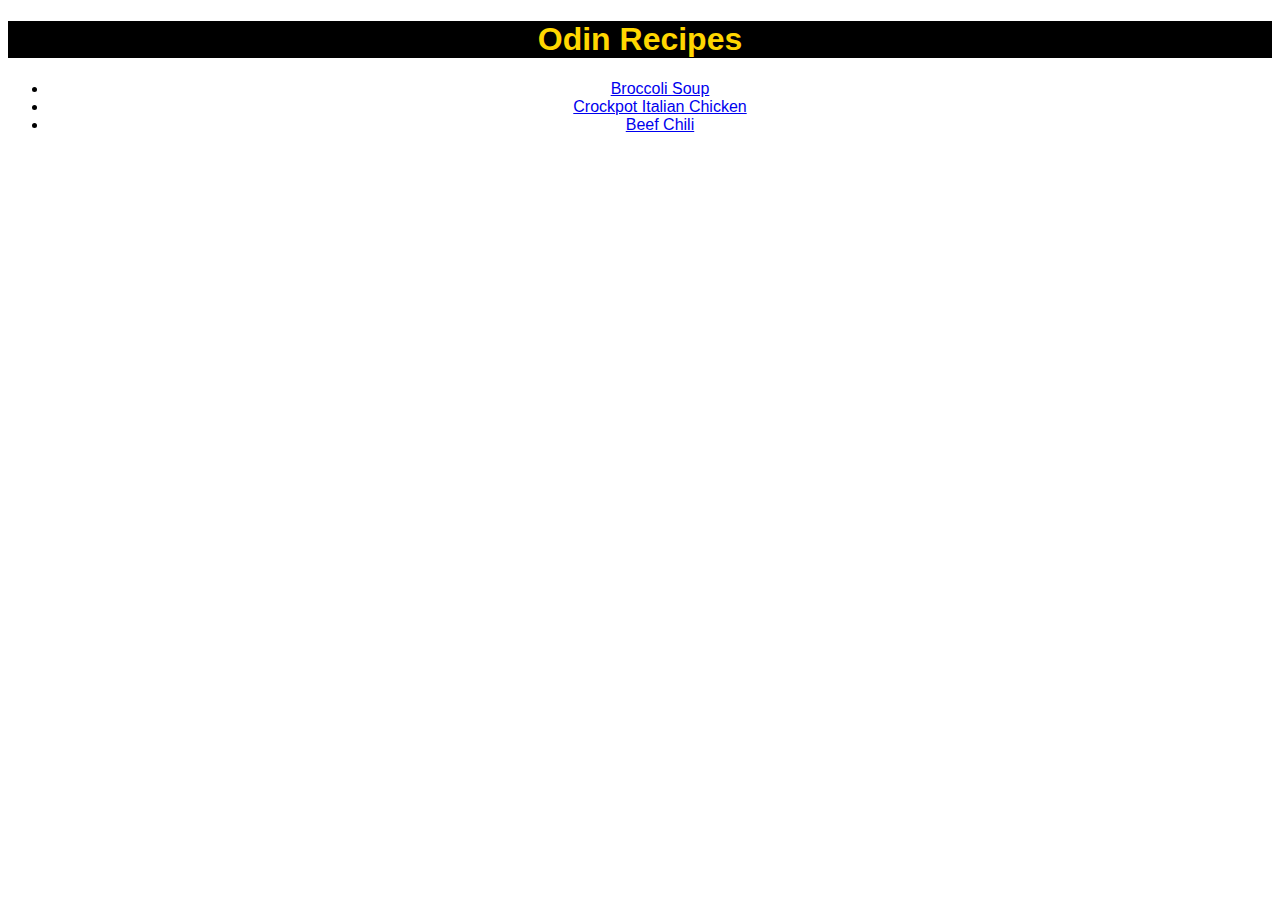
<file: index.html>
<!DOCTYPE html>
<html lang="en">

<head>
    <meta charset="UTF-8">
    <title>Odin Recipes</title>
    <link rel="stylesheet" href="style.css">
</head>

<body>
<h1 class="index-h">Odin Recipes</h1>

<ul class="index-ul">
    <li><a href="recipes/broccoli-soup.html">Broccoli Soup</a></li>
    <li><a href="recipes/crockpot-italian-chicken.html">Crockpot Italian Chicken</a></li>
    <li><a href="recipes/beef-chili.html">Beef Chili</a></li>
</ul>


</body>






</html>
</file>
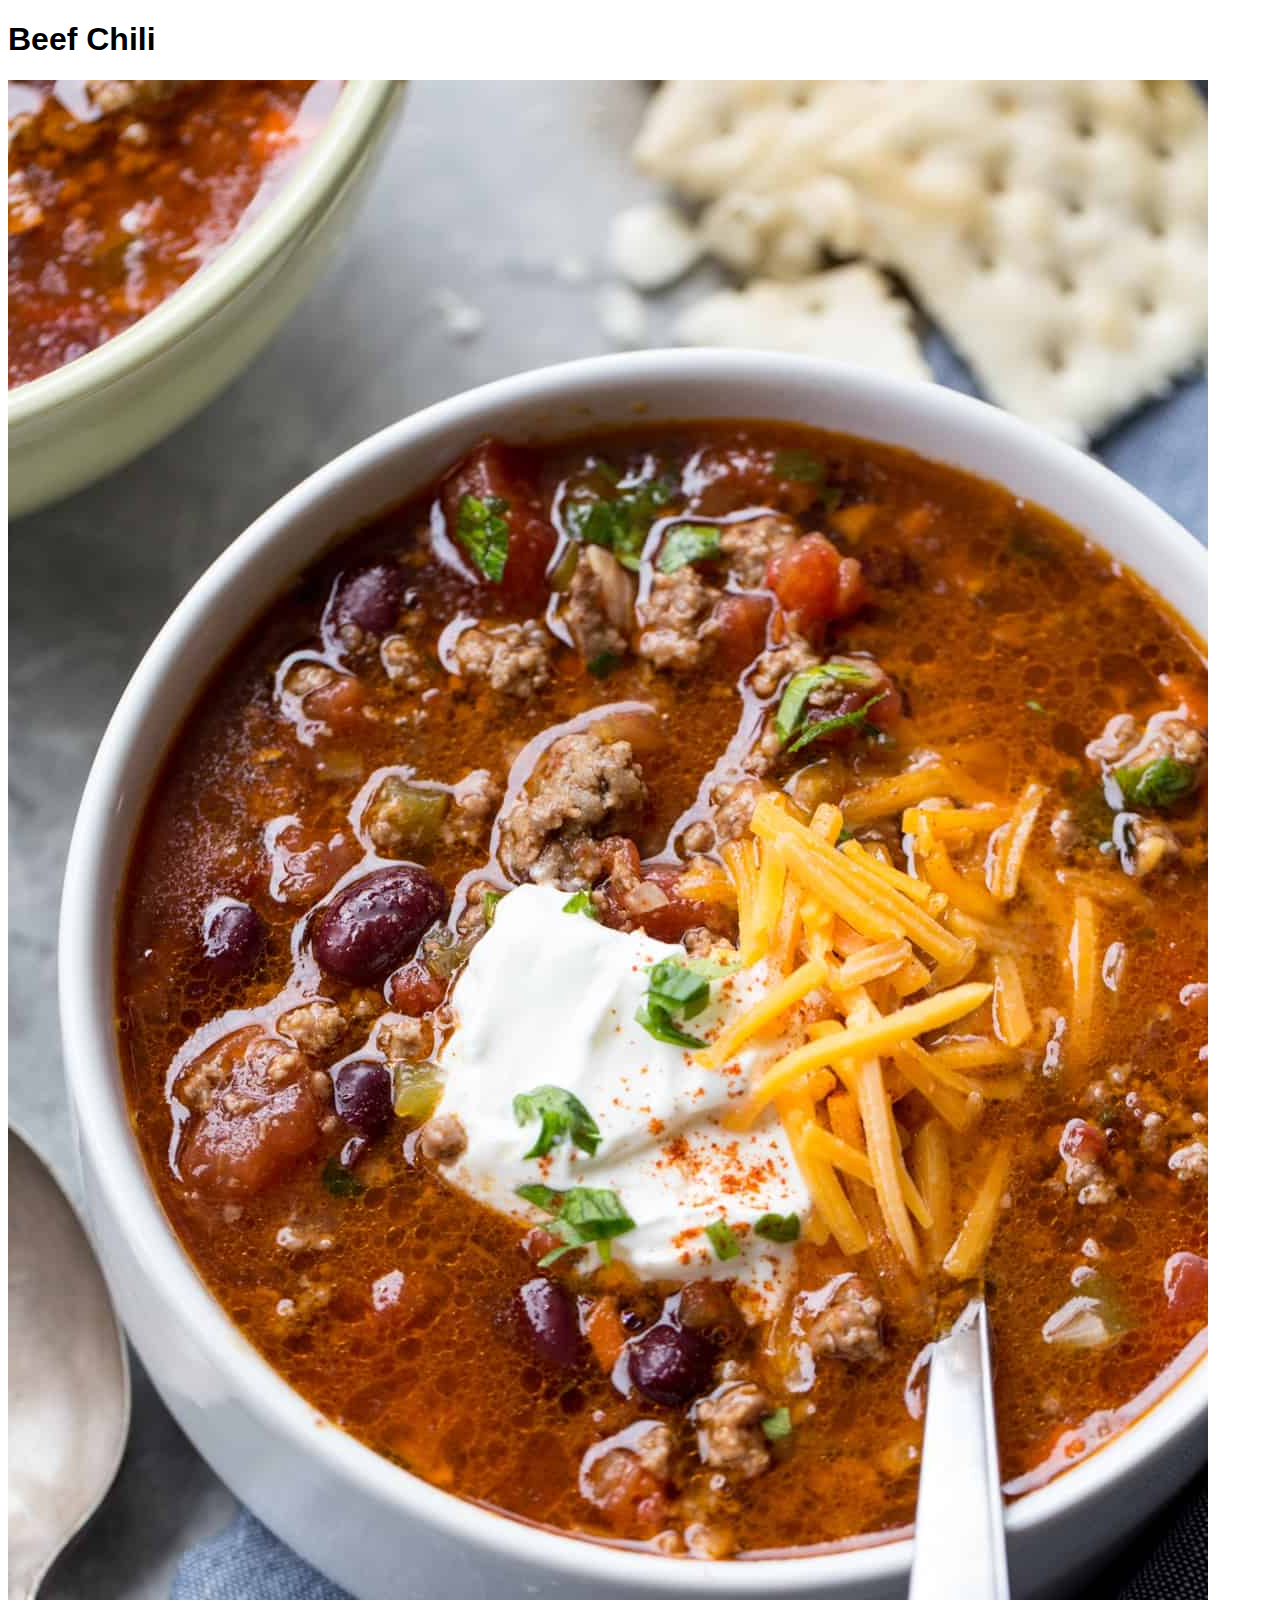
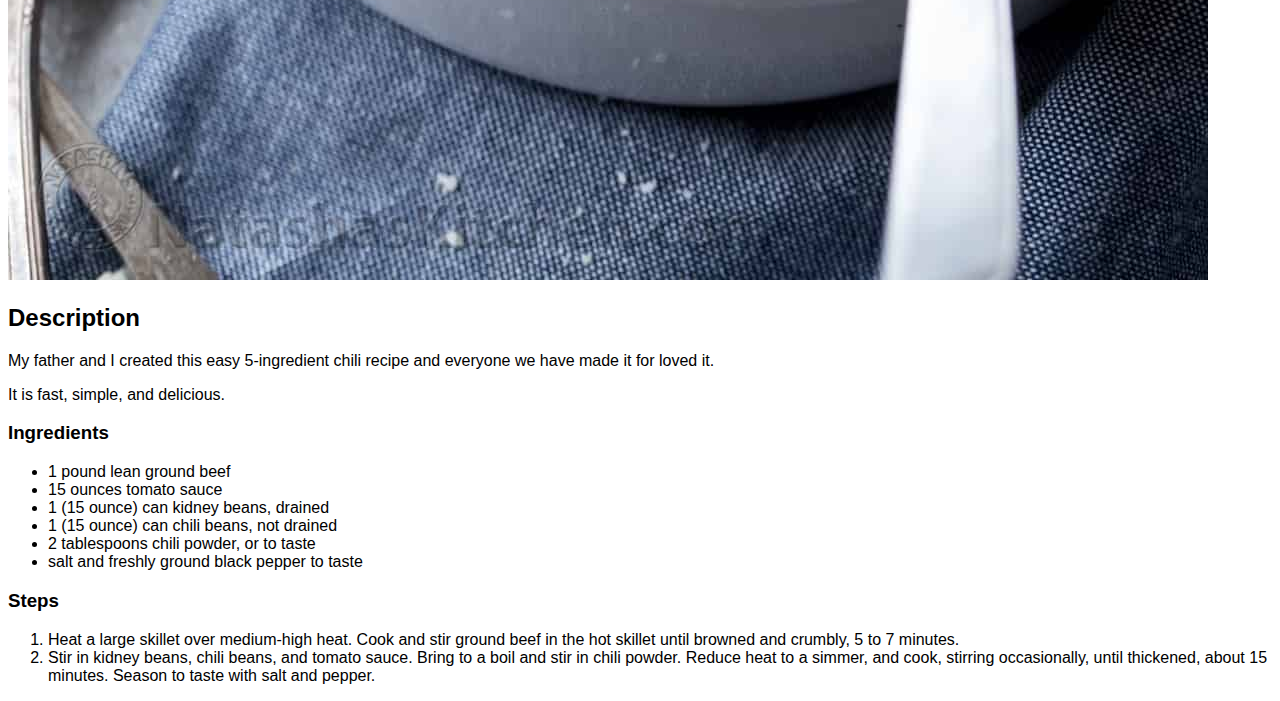
<file: recipes/beef-chili.html>
<!DOCTYPE html>
<html lang="en">

<head>
    <meta charset="UTF-8">
    <title>Beef Chili</title>
    <link rel="stylesheet" href="../style.css">
</head>

<body>
<h1> Beef Chili</h1>
    <img src="../img/beef-chili.jpg" alt="little bowl filled with beef chili and sour cream and cheddar cheese on top" height="1800" width="1200">

<h2>Description</h2>
    <p>My father and I created this easy 5-ingredient chili recipe and everyone we have made it for loved it.</p>
    <p>It is fast, simple, and delicious.</p>

<h3>Ingredients</h3>
    <ul>
        <li>1 pound lean ground beef</li>
        <li>15 ounces tomato sauce</li>
        <li>1 (15 ounce) can kidney beans, drained</li>
        <li>1 (15 ounce) can chili beans, not drained</li>
        <li>2 tablespoons chili powder, or to taste</li>
        <li>salt and freshly ground black pepper to taste</li>
    </ul>    

<h3>Steps</h3>
    <ol>
        <li>Heat a large skillet over medium-high heat. Cook and stir ground beef  in the hot skillet until browned and crumbly, 5 to 7 minutes.</li>
        <li>Stir in kidney beans, chili beans, and tomato sauce. Bring to a boil and stir in chili powder. Reduce heat to a simmer, and cook, stirring occasionally, until thickened, about 15 minutes. Season to taste with salt and pepper.</li>
    </ol>


</body>



</html>
</file>
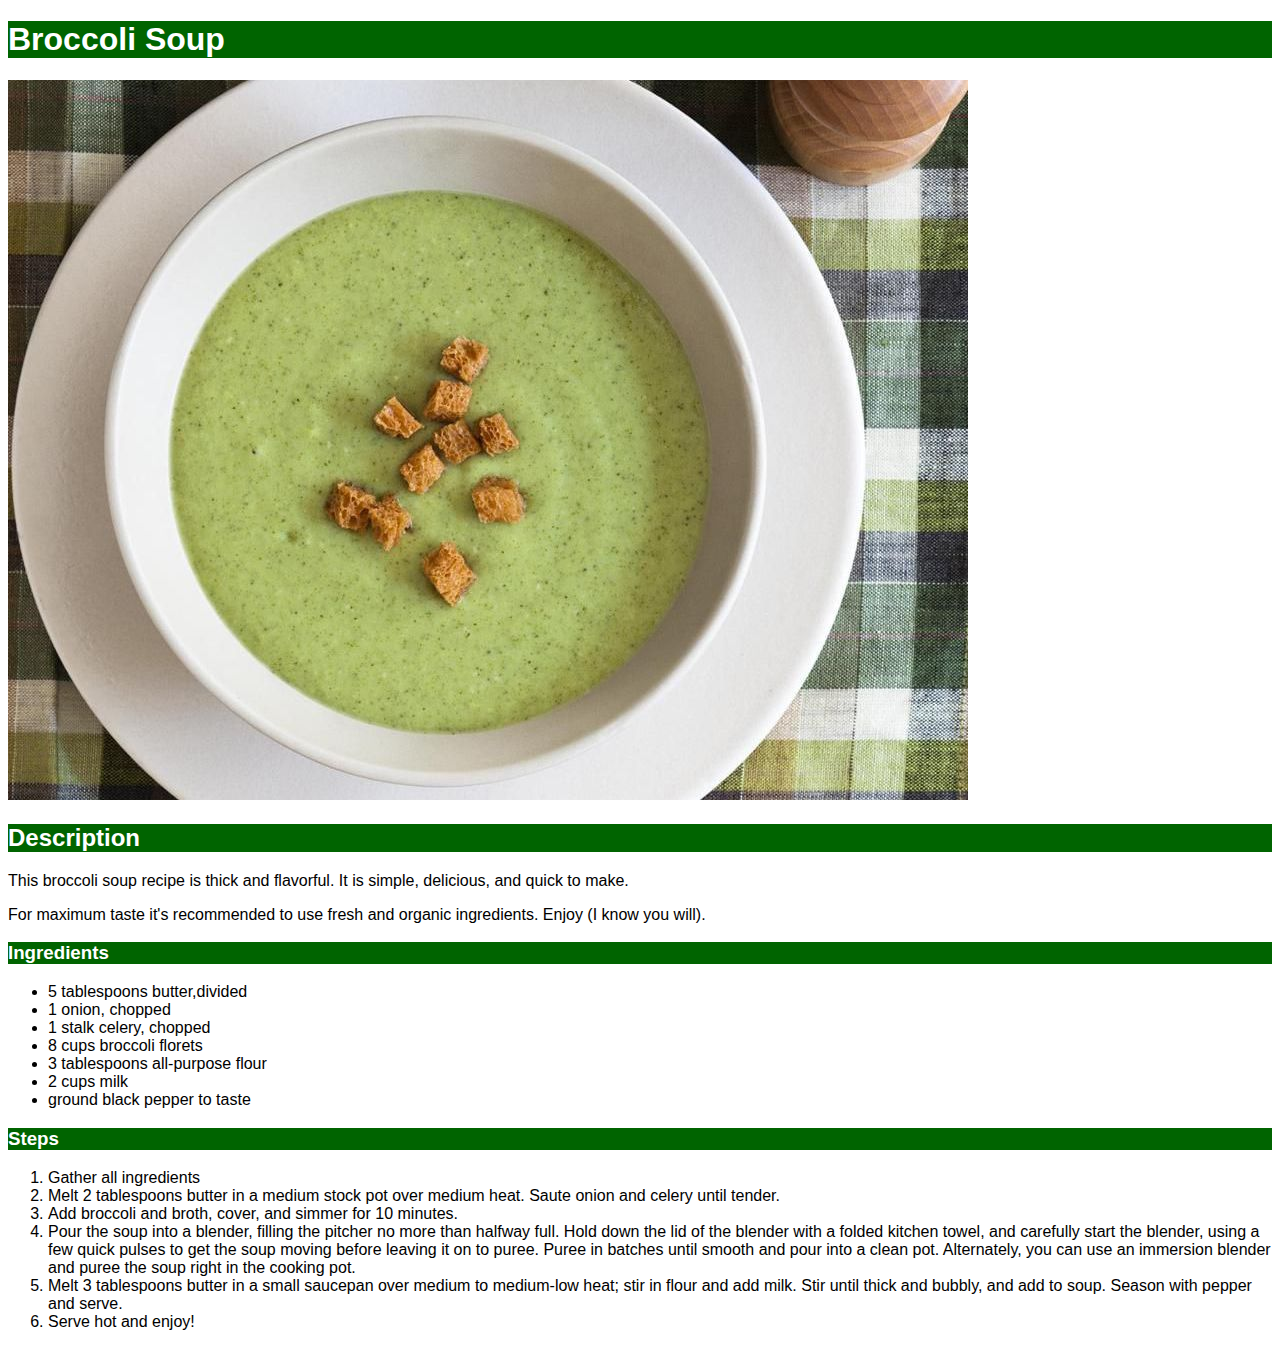
<file: recipes/broccoli-soup.html>
<!DOCTYPE html>
<html lang="en">

<head>
    <meta charset="UTF-8">
    <title>Broccoli Soup</title>
    <link rel="stylesheet" href="../style.css">
</head>

<body>
<h1 class="broccoli-h">Broccoli Soup</h1>
    <img src="../img/broccoli-soup.jpg" alt="A plate filled with creamy broccoli soup" height="720" width="960">
        <h2 class="broccoli-h">Description</h2>
            <p>This broccoli soup recipe is thick and flavorful. It is simple, delicious, and quick to make.</p>
            <p>For maximum taste it's recommended to use fresh and organic ingredients. Enjoy (I know you will).</p>
        <h3 class="broccoli-h">Ingredients</h3>
            <ul>
                <li>5 tablespoons butter,divided</li>
                <li>1 onion, chopped</li>
                <li>1 stalk celery, chopped</li>
                <li>8 cups broccoli florets</li>
                <li>3 tablespoons all-purpose flour</li>
                <li>2 cups milk</li>
                <li>ground black pepper to taste</li>
            </ul>
        <h3 class="broccoli-h">Steps</h3>    
            <ol>
                <li>Gather all ingredients</li>
                <li>Melt 2 tablespoons butter in a medium stock pot over medium heat. Saute onion and celery until tender.</li>
                <li>Add broccoli and broth, cover, and simmer for 10 minutes.</li>
                <li>Pour the soup into a blender, filling the pitcher no more than halfway full. Hold down the lid of the blender with a folded kitchen towel, and carefully start the blender, using a few quick pulses to get the soup moving before leaving it on to puree. Puree in batches until smooth and pour into a clean pot. Alternately, you can use an immersion blender and puree the soup right in the cooking pot.</li>
                <li>Melt 3 tablespoons butter in a small saucepan over medium to medium-low heat; stir in flour and add milk. Stir until thick and bubbly, and add to soup. Season with pepper and serve.</li>
                <li>Serve hot and enjoy!</li>
            </ol>

</body>







</html>
</file>
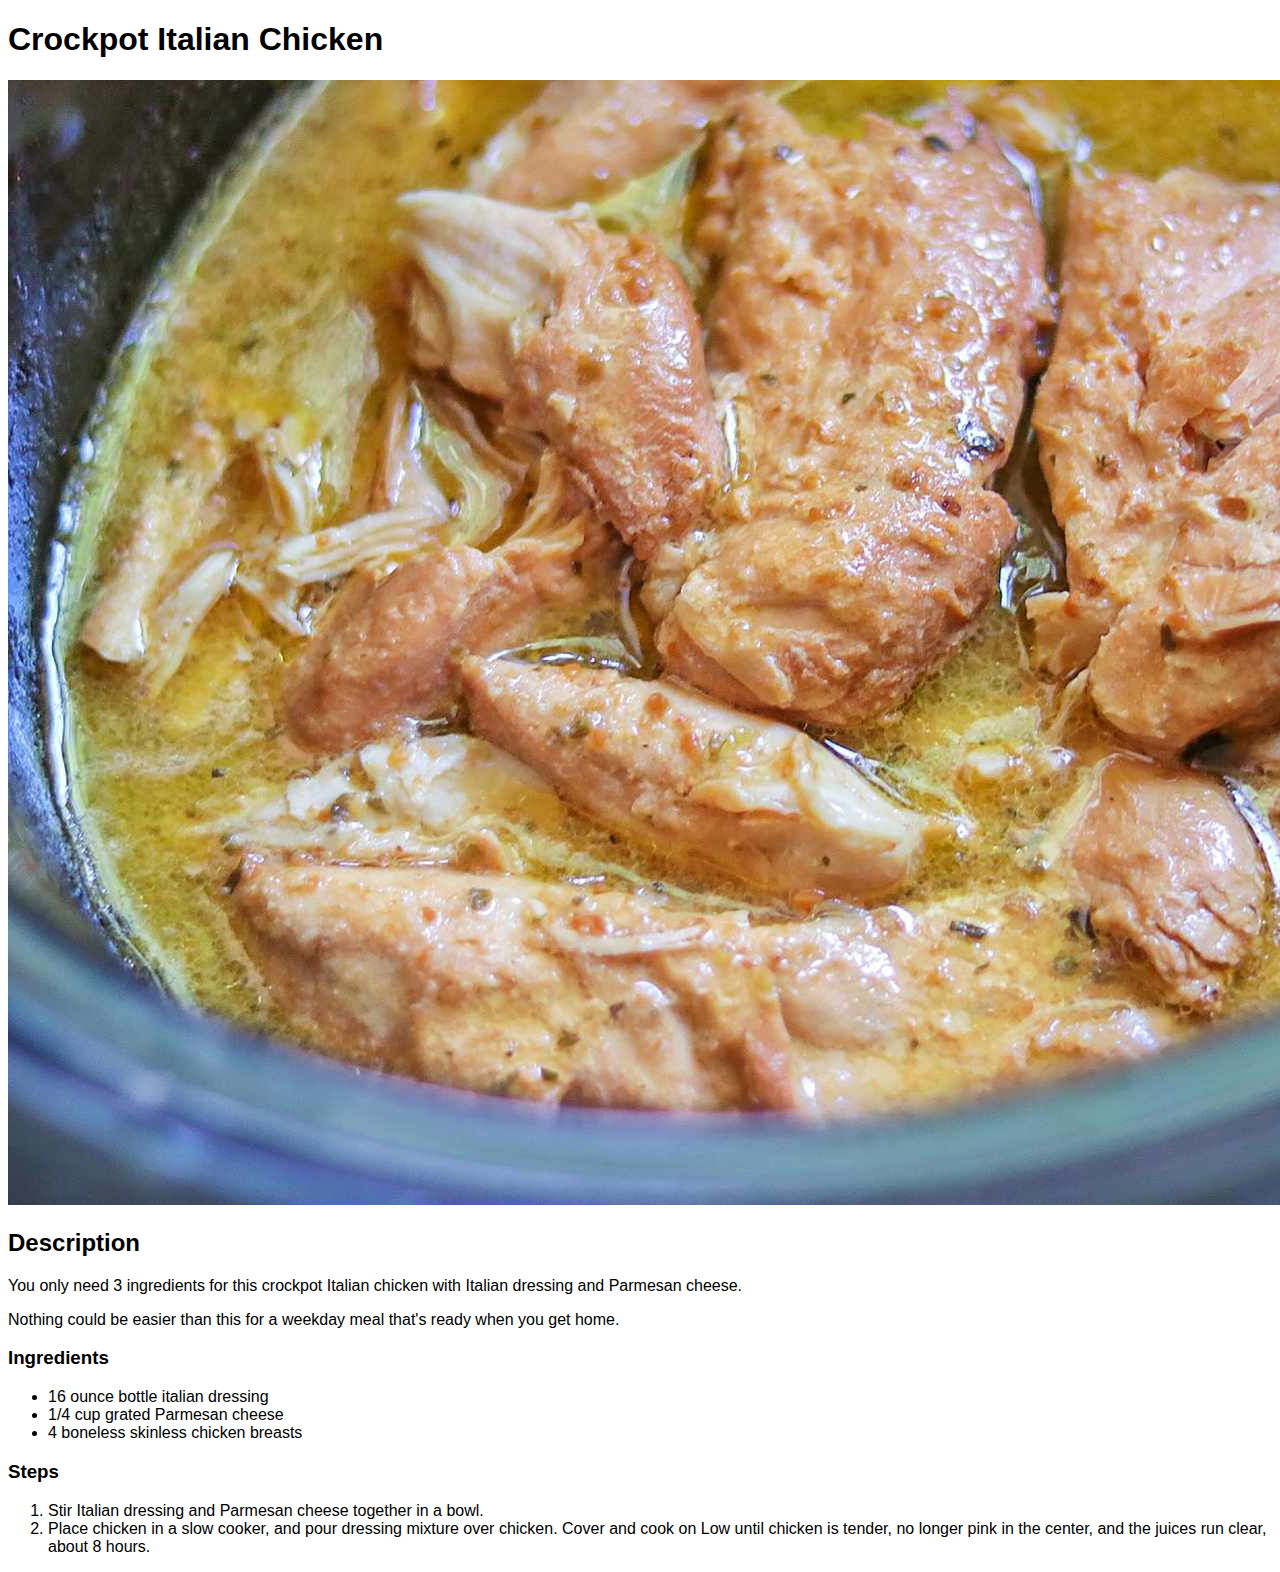
<file: recipes/crockpot-italian-chicken.html>
<!DOCTYPE html>
<html lang="en">

<head>
    <meta charset="UTF-8">
    <title>Crockpot Italian Chicken</title>
    <link rel="stylesheet" href="../style.css">
</head>

<body>
<h1>Crockpot Italian Chicken</h1>
    <img src="../img/italian-chicken.jpg" alt="plate filled with chicken and dressing sauce" height="1125" width="1500">

<h2>Description</h2>
    <p>You only need 3 ingredients for this crockpot Italian chicken with Italian dressing and Parmesan cheese.</p>
    <p>Nothing could be easier than this for a weekday meal that's ready when you get home.</p>

<h3>Ingredients</h3>
    <ul>
        <li>16 ounce bottle italian dressing</li>
        <li>1/4 cup grated Parmesan cheese</li>
        <li>4 boneless skinless chicken breasts</li>
    </ul>

<h3>Steps</h3>
    <ol>
        <li>Stir Italian dressing and Parmesan cheese together in a bowl.</li>
        <li>Place chicken in a slow cooker, and pour dressing mixture over chicken. Cover and cook on Low until chicken is tender, no longer pink in the center, and the juices run clear, about 8 hours.</li>
    </ol>


</body>






</html>
</file>
<file: style.css>
body {
    font-family: Tahoma, sans-serif;
}
.index-h {
    color: gold;
    background-color: black;
    text-align: center;
}

.index-ul {
    text-align: center;
}

.broccoli-h {
    color: white;
    background-color: darkgreen;
}
</file>
